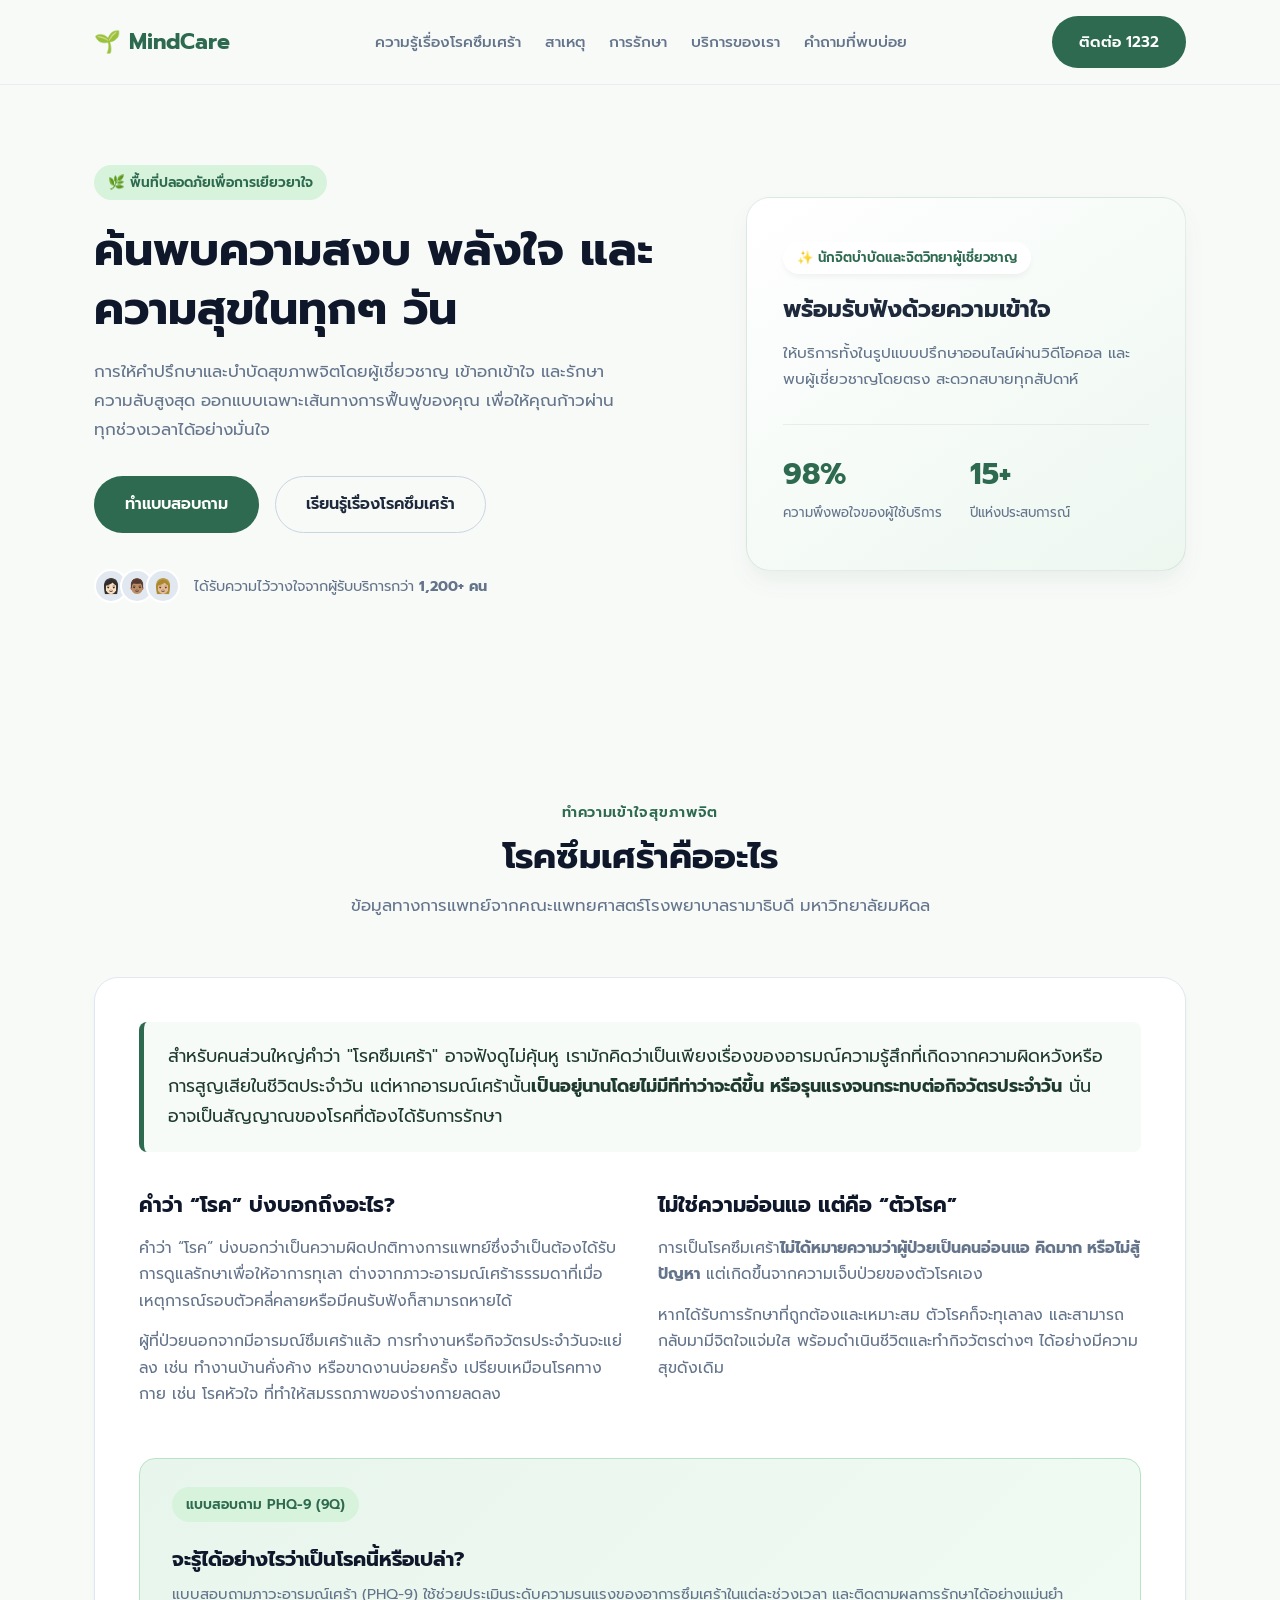
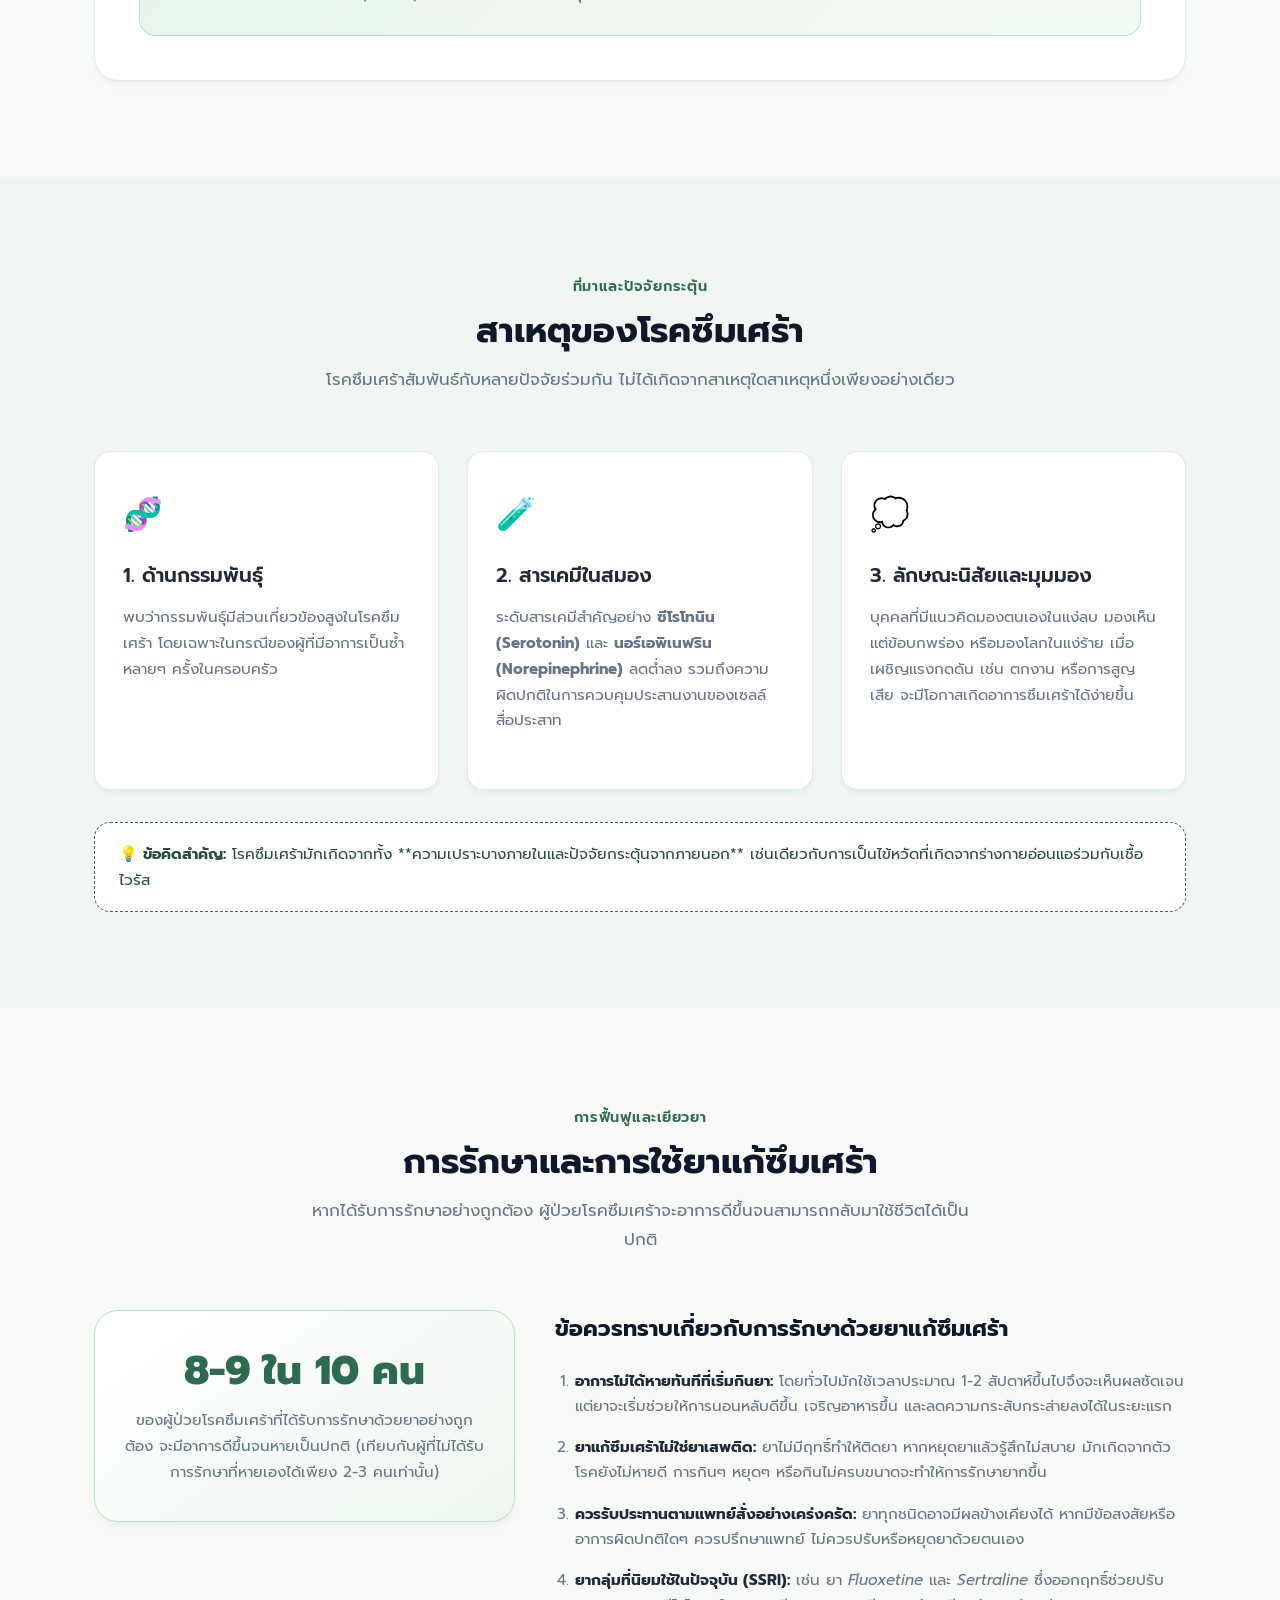
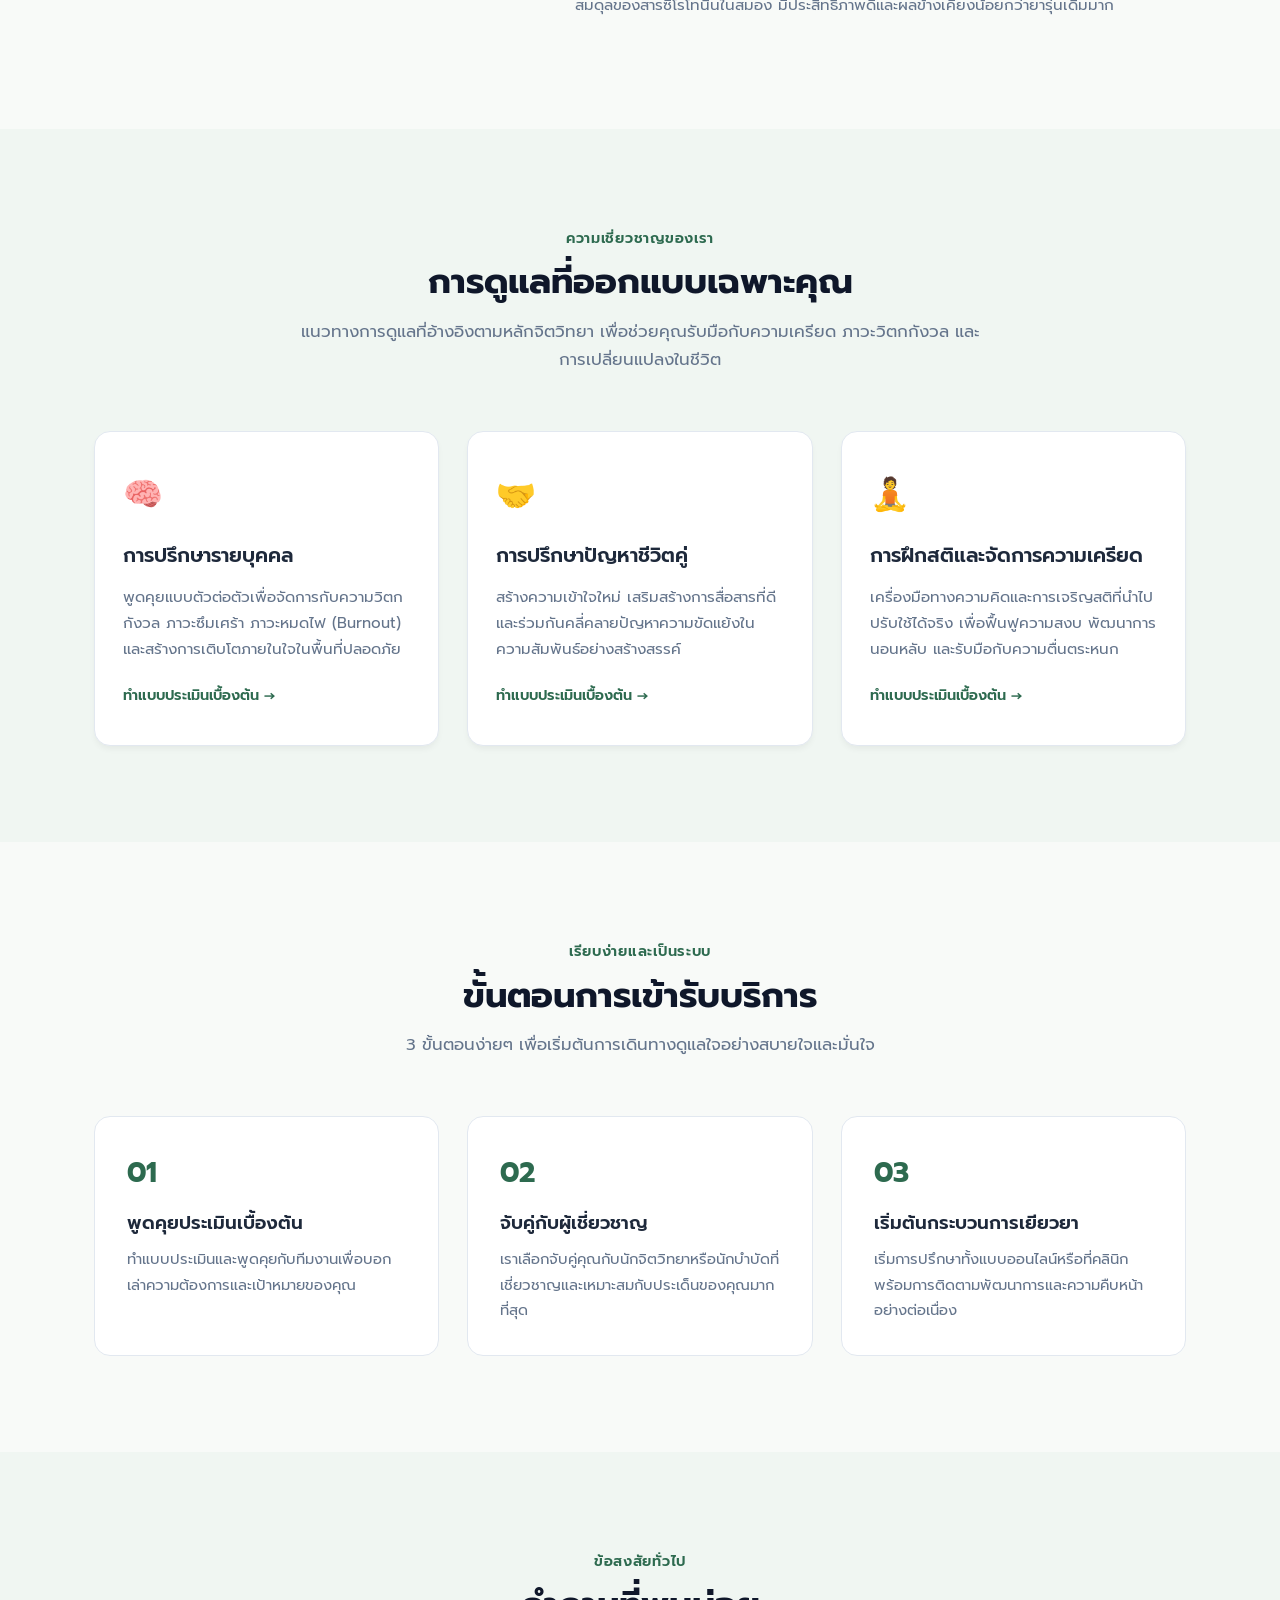
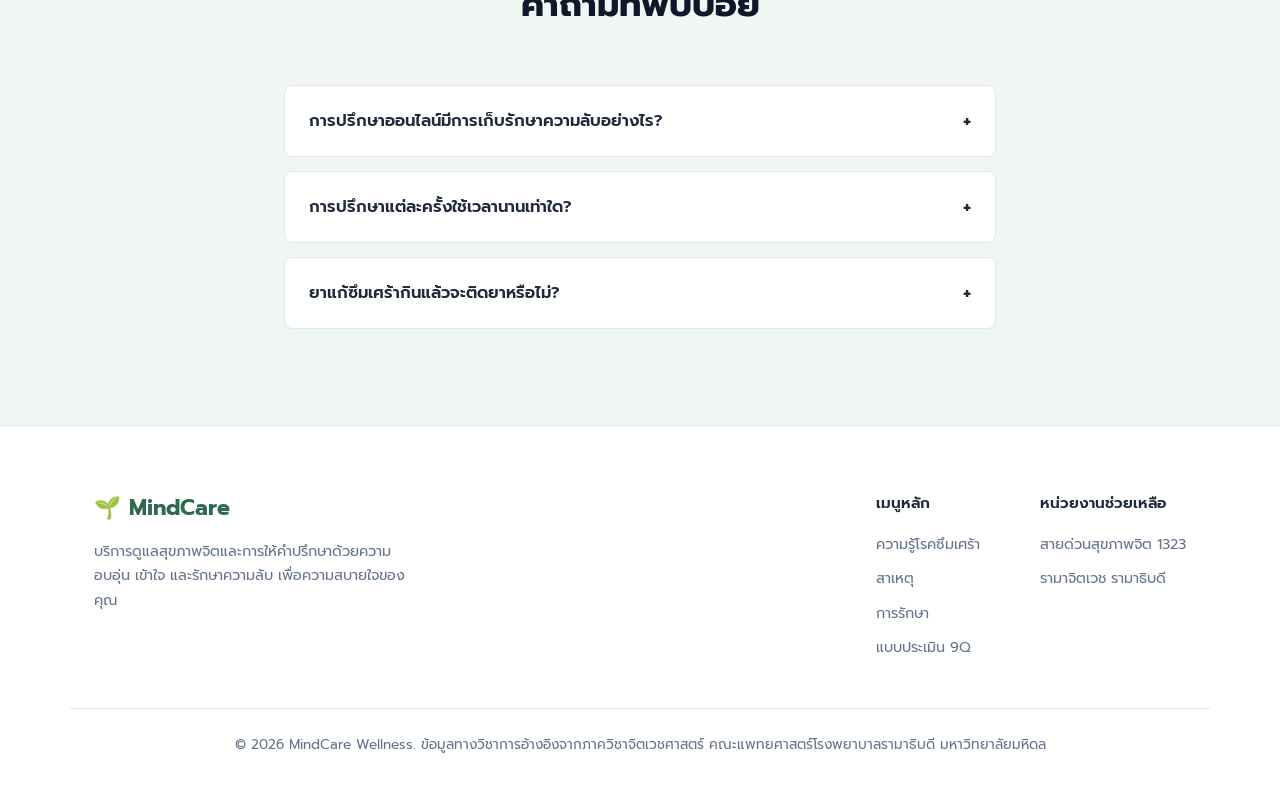
<file: index.html>
<!DOCTYPE html>
<html lang="th">
<head>
  <meta charset="UTF-8">
  <meta name="viewport" content="width=device-width, initial-scale=1.0">
  <title>MindCare — พื้นที่ดูแลสุขภาพจิตและการให้คำปรึกษา</title>
  <link rel="preconnect" href="https://fonts.googleapis.com">
  <link rel="preconnect" href="https://fonts.gstatic.com" crossorigin>
  <link href="https://fonts.googleapis.com/css2?family=Prompt:wght@300;400;500;600;700&display=swap" rel="stylesheet">
  <link rel="stylesheet" href="style.css">
</head>
<body>

  <!-- Navigation -->
  <header class="navbar">
    <div class="container nav-container">
      <a href="index.html" class="brand">
        <span class="brand-icon">🌱</span>
        <span class="brand-name">MindCare</span>
      </a>

      <nav class="nav-links">
        <a href="#knowledge">ความรู้เรื่องโรคซึมเศร้า</a>
        <a href="#causes">สาเหตุ</a>
        <a href="#treatment">การรักษา</a>
        <a href="#services">บริการของเรา</a>
        <a href="#faq">คำถามที่พบบ่อย</a>
      </nav>

      <div class="nav-actions">
        <!-- ปุ่มเริ่มต้นปรึกษา ลิงก์ไปยัง 1323alltime.camri.go.th -->
        <a href="https://1323alltime.camri.go.th/" target="_blank" rel="noopener noreferrer" class="btn btn-primary">ติดต่อ 1232</a>
        <button class="menu-toggle" id="menuToggle" aria-label="เปิดเมนู">
          <span></span>
          <span></span>
          <span></span>
        </button>
      </div>
    </div>
  </header>

  <!-- Hero Section -->
  <section class="hero" id="about">
    <div class="container hero-container">
      <div class="hero-content">
        <div class="badge">🌿 พื้นที่ปลอดภัยเพื่อการเยียวยาใจ</div>
        <h1 class="hero-title">ค้นพบความสงบ พลังใจ และความสุขในทุกๆ วัน</h1>
        <p class="hero-desc">
          การให้คำปรึกษาและบำบัดสุขภาพจิตโดยผู้เชี่ยวชาญ เข้าอกเข้าใจ และรักษาความลับสูงสุด ออกแบบเฉพาะเส้นทางการฟื้นฟูของคุณ เพื่อให้คุณก้าวผ่านทุกช่วงเวลาได้อย่างมั่นใจ
        </p>
        <div class="hero-cta">
          <!-- ปุ่มดูบริการทั้งหมด นำทางไปยังหน้าแบบประเมิน 9Q -->
          <a href="assessment.html" class="btn btn-primary btn-lg">ทำแบบสอบถาม</a>
          <a href="#knowledge" class="btn btn-outline btn-lg">เรียนรู้เรื่องโรคซึมเศร้า</a>
        </div>
        <div class="hero-trust">
          <div class="avatar-group">
            <span class="avatar">👩🏻</span>
            <span class="avatar">👨🏽</span>
            <span class="avatar">👩🏼</span>
          </div>
          <p>ได้รับความไว้วางใจจากผู้รับบริการกว่า <strong>1,200+ คน</strong></p>
        </div>
      </div>

      <div class="hero-card-wrapper">
        <div class="hero-visual-card">
          <div class="status-chip">✨ นักจิตบำบัดและจิตวิทยาผู้เชี่ยวชาญ</div>
          <h3>พร้อมรับฟังด้วยความเข้าใจ</h3>
          <p>ให้บริการทั้งในรูปแบบปรึกษาออนไลน์ผ่านวิดีโอคอล และพบผู้เชี่ยวชาญโดยตรง สะดวกสบายทุกสัปดาห์</p>
          <div class="metric-box">
            <div class="metric">
              <span class="num">98%</span>
              <span class="label">ความพึงพอใจของผู้ใช้บริการ</span>
            </div>
            <div class="metric">
              <span class="num">15+</span>
              <span class="label">ปีแห่งประสบการณ์</span>
            </div>
          </div>
        </div>
      </div>
    </div>
  </section>

  <!-- SECTION 1: โรคซึมเศร้าคืออะไร (Knowledge) -->
  <section class="section" id="knowledge">
    <div class="container">
      <div class="section-header">
        <span class="sub-title">ทำความเข้าใจสุขภาพจิต</span>
        <h2>โรคซึมเศร้าคืออะไร</h2>
        <p>ข้อมูลทางการแพทย์จากคณะแพทยศาสตร์โรงพยาบาลรามาธิบดี มหาวิทยาลัยมหิดล</p>
      </div>

      <div class="article-box">
        <div class="article-highlight">
          <p>สำหรับคนส่วนใหญ่คำว่า "โรคซึมเศร้า" อาจฟังดูไม่คุ้นหู เรามักคิดว่าเป็นเพียงเรื่องของอารมณ์ความรู้สึกที่เกิดจากความผิดหวังหรือการสูญเสียในชีวิตประจำวัน แต่หากอารมณ์เศร้านั้น<strong>เป็นอยู่นานโดยไม่มีทีท่าว่าจะดีขึ้น หรือรุนแรงจนกระทบต่อกิจวัตรประจำวัน</strong> นั่นอาจเป็นสัญญาณของโรคที่ต้องได้รับการรักษา</p>
        </div>

        <div class="article-columns">
          <div class="article-col">
            <h3>คำว่า “โรค” บ่งบอกถึงอะไร?</h3>
            <p>คำว่า “โรค” บ่งบอกว่าเป็นความผิดปกติทางการแพทย์ซึ่งจำเป็นต้องได้รับการดูแลรักษาเพื่อให้อาการทุเลา ต่างจากภาวะอารมณ์เศร้าธรรมดาที่เมื่อเหตุการณ์รอบตัวคลี่คลายหรือมีคนรับฟังก็สามารถหายได้</p>
            <p>ผู้ที่ป่วยนอกจากมีอารมณ์ซึมเศร้าแล้ว การทำงานหรือกิจวัตรประจำวันจะแย่ลง เช่น ทำงานบ้านคั่งค้าง หรือขาดงานบ่อยครั้ง เปรียบเหมือนโรคทางกาย เช่น โรคหัวใจ ที่ทำให้สมรรถภาพของร่างกายลดลง</p>
          </div>

          <div class="article-col">
            <h3>ไม่ใช่ความอ่อนแอ แต่คือ “ตัวโรค”</h3>
            <p>การเป็นโรคซึมเศร้า<strong>ไม่ได้หมายความว่าผู้ป่วยเป็นคนอ่อนแอ คิดมาก หรือไม่สู้ปัญหา</strong> แต่เกิดขึ้นจากความเจ็บป่วยของตัวโรคเอง</p>
            <p>หากได้รับการรักษาที่ถูกต้องและเหมาะสม ตัวโรคก็จะทุเลาลง และสามารถกลับมามีจิตใจแจ่มใส พร้อมดำเนินชีวิตและทำกิจวัตรต่างๆ ได้อย่างมีความสุขดังเดิม</p>
          </div>
        </div>

        <!-- กล่องกระตุ้นให้ตรวจเช็กตัวเองด้วย PHQ-9 / 9Q -->
        <div class="assessment-cta-card">
          <div class="cta-info">
            <span class="badge">แบบสอบถาม PHQ-9 (9Q)</span>
            <h4>จะรู้ได้อย่างไรว่าเป็นโรคนี้หรือเปล่า?</h4>
            <p>แบบสอบถามภาวะอารมณ์เศร้า (PHQ-9) ใช้ช่วยประเมินระดับความรุนแรงของอาการซึมเศร้าในแต่ละช่วงเวลา และติดตามผลการรักษาได้อย่างแม่นยำ</p>
          </div>

        </div>
      </div>
    </div>
  </section>

  <!-- SECTION 2: สาเหตุของโรคซึมเศร้า (Causes) -->
  <section class="section bg-light" id="causes">
    <div class="container">
      <div class="section-header">
        <span class="sub-title">ที่มาและปัจจัยกระตุ้น</span>
        <h2>สาเหตุของโรคซึมเศร้า</h2>
        <p>โรคซึมเศร้าสัมพันธ์กับหลายปัจจัยร่วมกัน ไม่ได้เกิดจากสาเหตุใดสาเหตุหนึ่งเพียงอย่างเดียว</p>
      </div>

      <div class="grid cards-grid">
        <div class="card">
          <div class="card-icon">🧬</div>
          <h3>1. ด้านกรรมพันธุ์</h3>
          <p>พบว่ากรรมพันธุ์มีส่วนเกี่ยวข้องสูงในโรคซึมเศร้า โดยเฉพาะในกรณีของผู้ที่มีอาการเป็นซ้ำหลายๆ ครั้งในครอบครัว</p>
        </div>

        <div class="card">
          <div class="card-icon">🧪</div>
          <h3>2. สารเคมีในสมอง</h3>
          <p>ระดับสารเคมีสำคัญอย่าง <strong>ซีโรโทนิน (Serotonin)</strong> และ <strong>นอร์เอพิเนฟริน (Norepinephrine)</strong> ลดต่ำลง รวมถึงความผิดปกติในการควบคุมประสานงานของเซลล์สื่อประสาท</p>
        </div>

        <div class="card">
          <div class="card-icon">💭</div>
          <h3>3. ลักษณะนิสัยและมุมมอง</h3>
          <p>บุคคลที่มีแนวคิดมองตนเองในแง่ลบ มองเห็นแต่ข้อบกพร่อง หรือมองโลกในแง่ร้าย เมื่อเผชิญแรงกดดัน เช่น ตกงาน หรือการสูญเสีย จะมีโอกาสเกิดอาการซึมเศร้าได้ง่ายขึ้น</p>
        </div>
      </div>

      <div class="note-box">
        <strong>💡 ข้อคิดสำคัญ:</strong> โรคซึมเศร้ามักเกิดจากทั้ง **ความเปราะบางภายในและปัจจัยกระตุ้นจากภายนอก** เช่นเดียวกับการเป็นไข้หวัดที่เกิดจากร่างกายอ่อนแอร่วมกับเชื้อไวรัส
      </div>
    </div>
  </section>

  <!-- SECTION 3: การรักษาและข้อควรรู้เรื่องยา (Treatment) -->
  <section class="section" id="treatment">
    <div class="container">
      <div class="section-header">
        <span class="sub-title">การฟื้นฟูและเยียวยา</span>
        <h2>การรักษาและการใช้ยาแก้ซึมเศร้า</h2>
        <p>หากได้รับการรักษาอย่างถูกต้อง ผู้ป่วยโรคซึมเศร้าจะอาการดีขึ้นจนสามารถกลับมาใช้ชีวิตได้เป็นปกติ</p>
      </div>

      <div class="treatment-overview">
        <div class="stat-highlight">
          <span class="stat-big">8-9 ใน 10 คน</span>
          <p>ของผู้ป่วยโรคซึมเศร้าที่ได้รับการรักษาด้วยยาอย่างถูกต้อง จะมีอาการดีขึ้นจนหายเป็นปกติ (เทียบกับผู้ที่ไม่ได้รับการรักษาที่หายเองได้เพียง 2-3 คนเท่านั้น)</p>
        </div>

        <div class="treatment-details">
          <h3>ข้อควรทราบเกี่ยวกับการรักษาด้วยยาแก้ซึมเศร้า</h3>
          <ol class="knowledge-list">
            <li>
              <strong>อาการไม่ได้หายทันทีที่เริ่มกินยา:</strong>
              โดยทั่วไปมักใช้เวลาประมาณ 1-2 สัปดาห์ขึ้นไปจึงจะเห็นผลชัดเจน แต่ยาจะเริ่มช่วยให้การนอนหลับดีขึ้น เจริญอาหารขึ้น และลดความกระสับกระส่ายลงได้ในระยะแรก
            </li>
            <li>
              <strong>ยาแก้ซึมเศร้าไม่ใช่ยาเสพติด:</strong>
              ยาไม่มีฤทธิ์ทำให้ติดยา หากหยุดยาแล้วรู้สึกไม่สบาย มักเกิดจากตัวโรคยังไม่หายดี การกินๆ หยุดๆ หรือกินไม่ครบขนาดจะทำให้การรักษายากขึ้น
            </li>
            <li>
              <strong>ควรรับประทานตามแพทย์สั่งอย่างเคร่งครัด:</strong>
              ยาทุกชนิดอาจมีผลข้างเคียงได้ หากมีข้อสงสัยหรืออาการผิดปกติใดๆ ควรปรึกษาแพทย์ ไม่ควรปรับหรือหยุดยาด้วยตนเอง
            </li>
            <li>
              <strong>ยากลุ่มที่นิยมใช้ในปัจจุบัน (SSRI):</strong>
              เช่น ยา <em>Fluoxetine</em> และ <em>Sertraline</em> ซึ่งออกฤทธิ์ช่วยปรับสมดุลของสารซีโรโทนินในสมอง มีประสิทธิภาพดีและผลข้างเคียงน้อยกว่ายารุ่นเดิมมาก
            </li>
          </ol>
        </div>
      </div>
    </div>
  </section>

  <!-- Services Section -->
  <section class="section bg-light" id="services">
    <div class="container">
      <div class="section-header">
        <span class="sub-title">ความเชี่ยวชาญของเรา</span>
        <h2>การดูแลที่ออกแบบเฉพาะคุณ</h2>
        <p>แนวทางการดูแลที่อ้างอิงตามหลักจิตวิทยา เพื่อช่วยคุณรับมือกับความเครียด ภาวะวิตกกังวล และการเปลี่ยนแปลงในชีวิต</p>
      </div>

      <div class="grid cards-grid">
        <div class="card service-card">
          <div class="card-icon">🧠</div>
          <h3>การปรึกษารายบุคคล</h3>
          <p>พูดคุยแบบตัวต่อตัวเพื่อจัดการกับความวิตกกังวล ภาวะซึมเศร้า ภาวะหมดไฟ (Burnout) และสร้างการเติบโตภายในใจในพื้นที่ปลอดภัย</p>
          <a href="assessment.html" class="card-link">ทำแบบประเมินเบื้องต้น →</a>
        </div>

        <div class="card service-card">
          <div class="card-icon">🤝</div>
          <h3>การปรึกษาปัญหาชีวิตคู่</h3>
          <p>สร้างความเข้าใจใหม่ เสริมสร้างการสื่อสารที่ดี และร่วมกันคลี่คลายปัญหาความขัดแย้งในความสัมพันธ์อย่างสร้างสรรค์</p>
          <a href="assessment.html" class="card-link">ทำแบบประเมินเบื้องต้น →</a>
        </div>

        <div class="card service-card">
          <div class="card-icon">🧘</div>
          <h3>การฝึกสติและจัดการความเครียด</h3>
          <p>เครื่องมือทางความคิดและการเจริญสติที่นำไปปรับใช้ได้จริง เพื่อฟื้นฟูความสงบ พัฒนาการนอนหลับ และรับมือกับความตื่นตระหนก</p>
          <a href="assessment.html" class="card-link">ทำแบบประเมินเบื้องต้น →</a>
        </div>
      </div>
    </div>
  </section>

  <!-- Process Section -->
  <section class="section" id="process">
    <div class="container">
      <div class="section-header">
        <span class="sub-title">เรียบง่ายและเป็นระบบ</span>
        <h2>ขั้นตอนการเข้ารับบริการ</h2>
        <p>3 ขั้นตอนง่ายๆ เพื่อเริ่มต้นการเดินทางดูแลใจอย่างสบายใจและมั่นใจ</p>
      </div>

      <div class="grid steps-grid">
        <div class="step-card">
          <div class="step-num">01</div>
          <h4>พูดคุยประเมินเบื้องต้น</h4>
          <p>ทำแบบประเมินและพูดคุยกับทีมงานเพื่อบอกเล่าความต้องการและเป้าหมายของคุณ</p>
        </div>

        <div class="step-card">
          <div class="step-num">02</div>
          <h4>จับคู่กับผู้เชี่ยวชาญ</h4>
          <p>เราเลือกจับคู่คุณกับนักจิตวิทยาหรือนักบำบัดที่เชี่ยวชาญและเหมาะสมกับประเด็นของคุณมากที่สุด</p>
        </div>

        <div class="step-card">
          <div class="step-num">03</div>
          <h4>เริ่มต้นกระบวนการเยียวยา</h4>
          <p>เริ่มการปรึกษาทั้งแบบออนไลน์หรือที่คลินิก พร้อมการติดตามพัฒนาการและความคืบหน้าอย่างต่อเนื่อง</p>
        </div>
      </div>
    </div>
  </section>

  <!-- FAQ Section -->
  <section class="section bg-light" id="faq">
    <div class="container container-sm">
      <div class="section-header">
        <span class="sub-title">ข้อสงสัยทั่วไป</span>
        <h2>คำถามที่พบบ่อย</h2>
      </div>

      <div class="accordion">
        <div class="accordion-item">
          <button class="accordion-header">
            <span>การปรึกษาออนไลน์มีการเก็บรักษาความลับอย่างไร?</span>
            <span class="icon">+</span>
          </button>
          <div class="accordion-body">
            <p>ทุกการปรึกษาเป็นความลับสูงสุดตามมาตรฐานจรรยาบรรณวิชาชีพ เราใช้แพลตฟอร์มที่เข้ารหัสความปลอดภัยระดับมาตรฐานสากล (End-to-End Encryption) เพื่อปกป้องข้อมูลส่วนตัวของคุณอย่างสมบูรณ์</p>
          </div>
        </div>

        <div class="accordion-item">
          <button class="accordion-header">
            <span>การปรึกษาแต่ละครั้งใช้เวลานานเท่าใด?</span>
            <span class="icon">+</span>
          </button>
          <div class="accordion-body">
            <p>สำหรับการให้คำปรึกษารายบุคคลมาตรฐานจะอยู่ที่ 50 นาทีต่อครั้ง ส่วนการปรึกษาปัญหาคู่รักหรือการประเมินรอบแรกอาจใช้เวลาประมาณ 75–80 นาที</p>
          </div>
        </div>

        <div class="accordion-item">
          <button class="accordion-header">
            <span>ยาแก้ซึมเศร้ากินแล้วจะติดยาหรือไม่?</span>
            <span class="icon">+</span>
          </button>
          <div class="accordion-body">
            <p>ยาแก้ซึมเศร้าไม่มีฤทธิ์เสพติดและไม่เกิดการติดยา อาการไม่สบายเมื่อหยุดยาเองมักเกิดจากการที่ตัวโรคยังไม่หายขาด ดังนั้นจึงควรรับประทานตามขนาดและระยะเวลาที่แพทย์แนะนำ</p>
          </div>
        </div>
      </div>
    </div>
  </section>

  <!-- Footer -->
  <footer class="footer">
    <div class="container footer-container">
      <div class="footer-brand">
        <a href="index.html" class="brand">
          <span class="brand-icon">🌱</span>
          <span class="brand-name">MindCare</span>
        </a>
        <p>บริการดูแลสุขภาพจิตและการให้คำปรึกษาด้วยความอบอุ่น เข้าใจ และรักษาความลับ เพื่อความสบายใจของคุณ</p>
      </div>
      <div class="footer-links">
        <div class="link-col">
          <strong>เมนูหลัก</strong>
          <a href="#knowledge">ความรู้โรคซึมเศร้า</a>
          <a href="#causes">สาเหตุ</a>
          <a href="#treatment">การรักษา</a>
          <a href="assessment.html">แบบประเมิน 9Q</a>
        </div>
        <div class="link-col">
          <strong>หน่วยงานช่วยเหลือ</strong>
          <a href="https://1323alltime.camri.go.th/" target="_blank" rel="noopener noreferrer">สายด่วนสุขภาพจิต 1323</a>
          <a href="https://www.rama.mahidol.ac.th/ramamental/" target="_blank" rel="noopener noreferrer">รามาจิตเวช รามาธิบดี</a>
        </div>
      </div>
    </div>
    <div class="footer-bottom container">
      <p>© 2026 MindCare Wellness. ข้อมูลทางวิชาการอ้างอิงจากภาควิชาจิตเวชศาสตร์ คณะแพทยศาสตร์โรงพยาบาลรามาธิบดี มหาวิทยาลัยมหิดล</p>
    </div>
  </footer>

  <script src="script.js"></script>
</body>
</html>
</file>
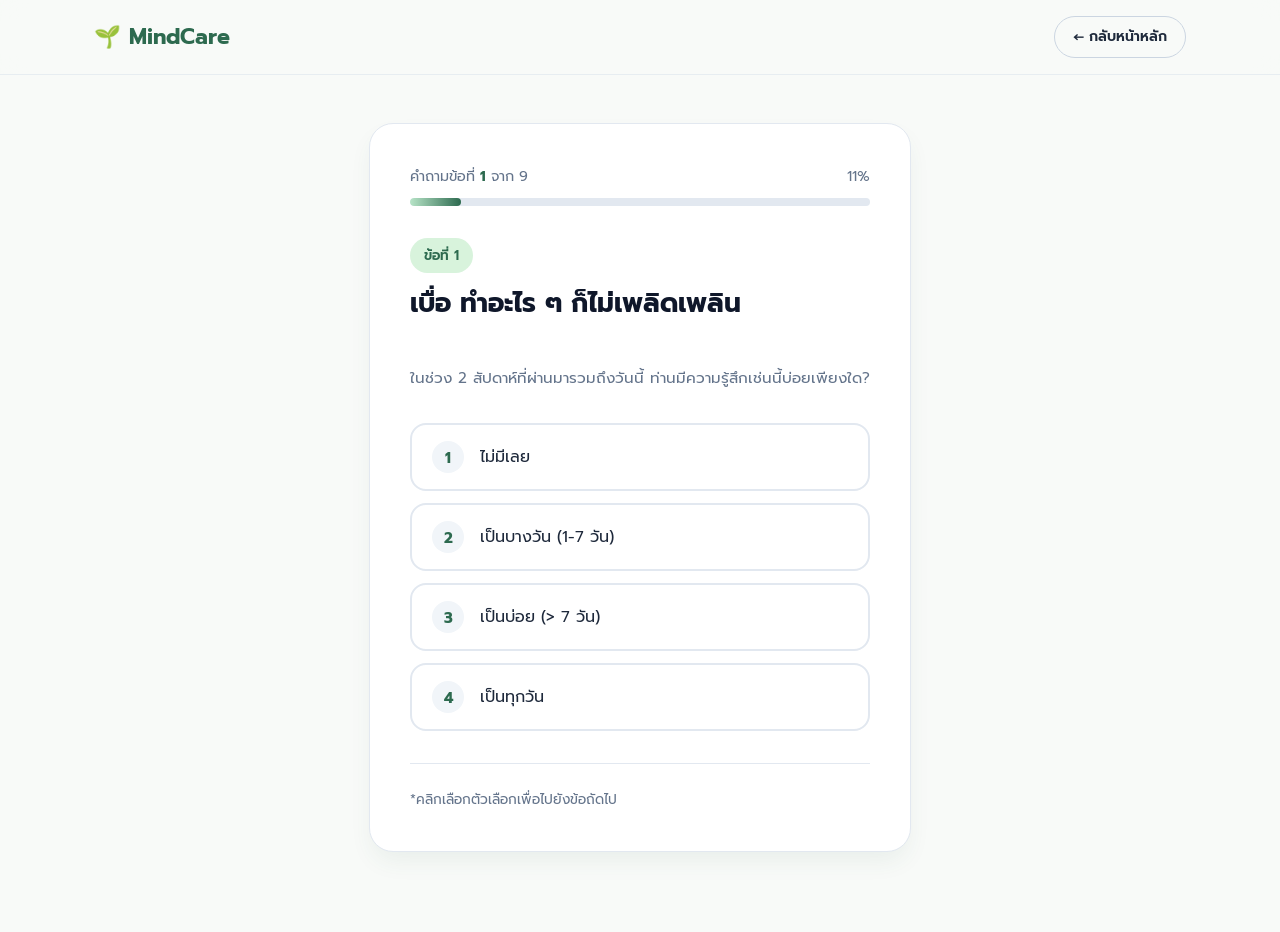
<file: assessment.html>
<!DOCTYPE html>
<html lang="th">
<head>
  <meta charset="UTF-8">
  <meta name="viewport" content="width=device-width, initial-scale=1.0">
  <title>MindCare — แบบประเมินสุขภาพใจ (9Q)</title>
  <link rel="preconnect" href="https://fonts.googleapis.com">
  <link rel="preconnect" href="https://fonts.gstatic.com" crossorigin>
  <link href="https://fonts.googleapis.com/css2?family=Prompt:wght@300;400;500;600;700&display=swap" rel="stylesheet">
  <link rel="stylesheet" href="style.css">
</head>
<body class="assessment-body">

  <!-- Navbar -->
  <header class="navbar">
    <div class="container nav-container">
      <a href="index.html" class="brand">
        <span class="brand-icon">🌱</span>
        <span class="brand-name">MindCare</span>
      </a>
      <a href="index.html" class="btn btn-outline btn-sm">← กลับหน้าหลัก</a>
    </div>
  </header>

  <main class="assessment-wrapper">
    <div class="container container-sm">
      
      <!-- Quiz Card (ทำคำถามทีละข้อ) -->
      <div class="assessment-card" id="quizCard">
        
        <!-- Progress Bar -->
        <div class="quiz-header">
          <div class="step-indicator">
            <span>คำถามข้อที่ <strong id="currentStepNum">1</strong> จาก 9</span>
            <span id="percentText">11%</span>
          </div>
          <div class="progress-track">
            <div class="progress-fill" id="progressFill" style="width: 11%;"></div>
          </div>
        </div>

        <!-- Question Box -->
        <div class="question-box">
          <span class="badge" id="badgeStep">ข้อที่ 1</span>
          <h2 id="questionTitle" class="question-text">เบื่อ ทำอะไร ๆ ก็ไม่เพลิดเพลิน</h2>
          <p class="question-subtitle">ในช่วง 2 สัปดาห์ที่ผ่านมารวมถึงวันนี้ ท่านมีความรู้สึกเช่นนี้บ่อยเพียงใด?</p>
        </div>

        <!-- Rating Options (0-3 คะแนน ตามแบบประเมิน 9Q ทางการแพทย์) -->
        <div class="options-group" id="optionsContainer">
          <button class="option-btn" data-value="0">
            <span class="opt-score">1</span>
            <span class="opt-desc">ไม่มีเลย</span>
          </button>
          <button class="option-btn" data-value="1">
            <span class="opt-score">2</span>
            <span class="opt-desc">เป็นบางวัน (1-7 วัน)</span>
          </button>
          <button class="option-btn" data-value="2">
            <span class="opt-score">3</span>
            <span class="opt-desc">เป็นบ่อย (> 7 วัน)</span>
          </button>
          <button class="option-btn" data-value="3">
            <span class="opt-score">4</span>
            <span class="opt-desc">เป็นทุกวัน</span>
          </button>
        </div>

        <div class="quiz-actions">
          <button class="btn btn-outline" id="prevBtn" style="display: none;">← ย้อนกลับ</button>
          <span class="hint-text">*คลิกเลือกตัวเลือกเพื่อไปยังข้อถัดไป</span>
        </div>

      </div>

      <!-- Result Screen (แสดงผลคะแนนและระดับความเสี่ยง) -->
      <div class="assessment-card result-card" id="resultCard" style="display: none;">
        <div class="result-header">
          <div class="result-icon-badge" id="resultIcon">🌱</div>
          <h2>ผลการประเมินสุขภาพใจของคุณ</h2>
          <p class="text-muted">แบบประเมินคัดกรองภาวะซึมเศร้า (9Q)</p>
        </div>

        <div class="score-display-box">
          <span class="score-title">คะแนนรวมของคุณ</span>
          <span class="score-number" id="totalScore">0</span>
          <span class="score-total">/ 27 คะแนน</span>
        </div>

        <div class="result-status-box" id="resultStatusBox">
          <h3 id="resultTitle">ระดับความเสี่ยง</h3>
          <p id="resultDesc">คำอธิบายรายละเอียดระดับความเสี่ยง</p>
        </div>

        <div class="result-advice" id="resultAdvice"></div>

        <div class="crisis-notice" id="q9Alert" style="display: none;">
          ⚠️ <strong>ข้อความสำคัญ:</strong> เนื่องจากท่านมีสัญญาณความคิดทำร้ายตนเอง กรุณาติดต่อสายด่วนสุขภาพจิต <strong>1323</strong> (โทรฟรี 24 ชม.) หรือปรึกษาผู้เชี่ยวชาญ/คนใกล้ชิดทันที
        </div>

        <div class="result-actions">
          <a href="index.html" class="btn btn-primary btn-lg">กลับสู่หน้าแรก</a>
          <button class="btn btn-outline btn-lg" id="retryBtn">ทำแบบประเมินอีกครั้ง</button>
        </div>
      </div>

    </div>
  </main>

  <script>
    const questions = [
      { id: 1, text: "เบื่อ ทำอะไร ๆ ก็ไม่เพลิดเพลิน" },
      { id: 2, text: "ไม่สบายใจ ซึมเศร้า หรือท้อแท้" },
      { id: 3, text: "เหนื่อยง่าย หรือไม่ค่อยมีแรง" },
      { id: 4, text: "เบื่ออาหาร หรือกินมากเกินไป" },
      { id: 5, text: "รู้สึกไม่ดีกับตัวเอง คิดว่าตัวเองล้มเหลว หรือเป็นคนทำให้ตัวเองหรือครอบครัวผิดหวัง" },
      { id: 6, text: "สมาธิไม่ดีเวลาทำอะไร เช่น ดูโทรทัศน์ ฟังวิทยุ หรือทำงานที่ต้องใช้ความตั้งใจ" },
      { id: 7, text: "หลับยาก หรือหลับ ๆ ตื่น ๆ หรือหลับมากไป" },
      { id: 8, text: "พูดหรือทำอะไรช้าจนคนอื่นมองเห็น หรือกระสับกระส่ายจนท่านอยู่ไม่นิ่งเหมือนเคย" },
      { id: 9, text: "คิดทำร้ายตนเอง หรือคิดว่าถ้าตาย ๆ ไปเสียคงจะดี" }
    ];

    let currentStep = 0;
    const answers = new Array(questions.length).fill(null);

    const quizCard = document.getElementById('quizCard');
    const resultCard = document.getElementById('resultCard');
    const currentStepNum = document.getElementById('currentStepNum');
    const percentText = document.getElementById('percentText');
    const progressFill = document.getElementById('progressFill');
    const badgeStep = document.getElementById('badgeStep');
    const questionTitle = document.getElementById('questionTitle');
    const prevBtn = document.getElementById('prevBtn');
    const optionBtns = document.querySelectorAll('.option-btn');
    const retryBtn = document.getElementById('retryBtn');

    function renderQuestion() {
      const q = questions[currentStep];
      currentStepNum.textContent = currentStep + 1;
      badgeStep.textContent = `ข้อที่ ${currentStep + 1}`;
      questionTitle.textContent = q.text;

      const progress = Math.round(((currentStep + 1) / questions.length) * 100);
      progressFill.style.width = `${progress}%`;
      percentText.textContent = `${progress}%`;

      prevBtn.style.display = currentStep > 0 ? 'inline-flex' : 'none';

      optionBtns.forEach(btn => {
        const val = parseInt(btn.getAttribute('data-value'));
        if (answers[currentStep] === val) {
          btn.classList.add('selected');
        } else {
          btn.classList.remove('selected');
        }
      });
    }

    optionBtns.forEach(btn => {
      btn.addEventListener('click', () => {
        const val = parseInt(btn.getAttribute('data-value'));
        answers[currentStep] = val;

        setTimeout(() => {
          if (currentStep < questions.length - 1) {
            currentStep++;
            renderQuestion();
          } else {
            showResult();
          }
        }, 160);
      });
    });

    prevBtn.addEventListener('click', () => {
      if (currentStep > 0) {
        currentStep--;
        renderQuestion();
      }
    });

    function showResult() {
      quizCard.style.display = 'none';
      resultCard.style.display = 'block';

      const total = answers.reduce((sum, val) => sum + (val || 0), 0);
      document.getElementById('totalScore').textContent = total;

      const resultTitle = document.getElementById('resultTitle');
      const resultDesc = document.getElementById('resultDesc');
      const resultAdvice = document.getElementById('resultAdvice');
      const resultIcon = document.getElementById('resultIcon');
      const statusBox = document.getElementById('resultStatusBox');
      const q9Alert = document.getElementById('q9Alert');

      // เกณฑ์คำนวณคะแนนตามแบบประเมิน 9Q มาตรฐาน
      if (total < 7) {
        resultIcon.textContent = "😊";
        statusBox.className = "result-status-box status-safe";
        resultTitle.textContent = "ไม่มีภาวะซึมเศร้า หรือมีความเสี่ยงน้อยมาก";
        resultDesc.textContent = "ท่านมีภาวะอารมณ์และจิตใจในเกณฑ์ปกติ สามารถจัดการกับความเครียดและชีวิตประจำวันได้ดี";
        resultAdvice.innerHTML = `
          <h4>คำแนะนำเบื้องต้น:</h4>
          <ul>
            <li>รักษาวิถีชีวิตที่สมดุล พักผ่อนให้เพียงพอ และรับประทานอาหารที่มีประโยชน์</li>
            <li>ออกกำลังกายสม่ำเสมอและทำกิจกรรมที่ชื่นชอบเพื่อผ่อนคลายจิตใจ</li>
            <li>สามารถกลับมาทำแบบประเมินซ้ำได้เมื่อรู้สึกมีความเครียดสะสม</li>
          </ul>
        `;
      } else if (total <= 12) {
        resultIcon.textContent = "🌱";
        statusBox.className = "result-status-box status-mild";
        resultTitle.textContent = "มีภาวะซึมเศร้า ระดับน้อย (Mild)";
        resultDesc.textContent = "ท่านเริ่มมีสัญญาณของความเหนื่อยล้าทางอารมณ์ หรือความเครียดที่ส่งผลกระทบต่อจิตใจบ้าง";
        resultAdvice.innerHTML = `
          <h4>คำแนะนำเบื้องต้น:</h4>
          <ul>
            <li>พูดคุยระบายความรู้สึกกับเพื่อนสนิทหรือคนในครอบครัวที่ไว้วางใจ</li>
            <li>ฝึกเทคนิคการผ่อนคลาย เช่น กำหนดลมหายใจ หรือฟังเพลงสบายๆ</li>
            <li>สังเกตอารมณ์ของตนเอง หากอาการไม่ดีขึ้นใน 1-2 สัปดาห์ แนะนำให้ปรึกษาผู้เชี่ยวชาญ</li>
          </ul>
        `;
      } else if (total <= 18) {
        resultIcon.textContent = "🌤️";
        statusBox.className = "result-status-box status-moderate";
        resultTitle.textContent = "มีภาวะซึมเศร้า ระดับปานกลาง (Moderate)";
        resultDesc.textContent = "อารมณ์และสภาวะจิตใจเริ่มส่งผลกระทบต่อการทำงาน การเรียน หรือการใช้ชีวิตประจำวัน";
        resultAdvice.innerHTML = `
          <h4>คำแนะนำเบื้องต้น:</h4>
          <ul>
            <li>แนะนำให้เข้าพบหรือปรึกษานักจิตวิทยาหรือนักจิตบำบัดเพื่อรับคำแนะนำอย่างเป็นระบบ</li>
            <li>จัดลำดับความสำคัญของงาน ลดภาระความกดดันลงชั่วคราว</li>
            <li>ทีมงาน MindCare พร้อมเป็นพื้นที่รับฟังและร่วมหาทางออกให้กับท่าน</li>
          </ul>
        `;
      } else {
        resultIcon.textContent = "💙";
        statusBox.className = "result-status-box status-severe";
        resultTitle.textContent = "มีภาวะซึมเศร้า ระดับรุนแรง (Severe)";
        resultDesc.textContent = "สภาวะทางอารมณ์ต้องการการดูแลและประเมินอย่างใกล้ชิดจากแพทย์ผู้เชี่ยวชาญ";
        resultAdvice.innerHTML = `
          <h4>คำแนะนำเร่งด่วน:</h4>
          <ul>
            <li>แนะนำให้เข้าพบจิตแพทย์ที่สถานพยาบาลหรือโรงพยาบาลใกล้บ้านโดยเร็ว</li>
            <li>ไม่ควรอยู่คนเดียวในช่วงเวลาที่รู้สึกท่วมท้น ให้บอกคนใกล้ชิดเพื่อรับการดูแล</li>
            <li>สายด่วนสุขภาพจิต กรมสุขภาพจิต: <strong>1323</strong> (โทรฟรีตลอด 24 ชั่วโมง)</li>
          </ul>
        `;
      }

      // เช็คคำถามข้อ 9 เรื่องความคิดทำร้ายตนเอง
      if (answers[8] > 0) {
        q9Alert.style.display = 'block';
      } else {
        q9Alert.style.display = 'none';
      }
    }

    retryBtn.addEventListener('click', () => {
      answers.fill(null);
      currentStep = 0;
      resultCard.style.display = 'none';
      quizCard.style.display = 'block';
      renderQuestion();
    });

    renderQuestion();
  </script>
</body>
</html>
</file>
<file: style.css>
:root {
  --primary: #2d6a4f;
  --primary-hover: #1b4332;
  --secondary: #d8f3dc;
  --accent: #b7e4c7;
  --bg-page: #f8faf8;
  --bg-surface: #ffffff;
  --text-main: #1e293b;
  --text-muted: #64748b;
  --border-light: #e2e8f0;
  --radius-sm: 8px;
  --radius-md: 16px;
  --radius-lg: 24px;
  --shadow-sm: 0 4px 6px -1px rgba(0, 0, 0, 0.05);
  --shadow-md: 0 12px 24px -4px rgba(45, 106, 79, 0.08);
  --transition: all 0.25s cubic-bezier(0.16, 1, 0.3, 1);
}

* {
  margin: 0;
  padding: 0;
  box-sizing: border-box;
}

body {
  font-family: 'Prompt', -apple-system, BlinkMacSystemFont, sans-serif;
  color: var(--text-main);
  background-color: var(--bg-page);
  line-height: 1.7;
  -webkit-font-smoothing: antialiased;
}

/* Utilities */
.container {
  max-width: 1140px;
  margin: 0 auto;
  padding: 0 24px;
}

.container-sm {
  max-width: 760px;
}

.section {
  padding: 96px 0;
}

.bg-light {
  background-color: #f0f6f2;
}

.section-header {
  text-align: center;
  max-width: 680px;
  margin: 0 auto 56px auto;
}

.section-header .sub-title {
  color: var(--primary);
  font-weight: 600;
  font-size: 0.9rem;
  letter-spacing: 0.05em;
  display: inline-block;
  margin-bottom: 8px;
}

.section-header h2 {
  font-size: 2.2rem;
  font-weight: 700;
  color: #0f172a;
  margin-bottom: 12px;
  line-height: 1.35;
}

.section-header p {
  color: var(--text-muted);
  font-size: 1.05rem;
}

/* Buttons */
.btn {
  display: inline-flex;
  align-items: center;
  justify-content: center;
  padding: 12px 26px;
  border-radius: 999px;
  font-weight: 600;
  text-decoration: none;
  font-size: 0.95rem;
  border: 1px solid transparent;
  cursor: pointer;
  transition: var(--transition);
}

.btn-primary {
  background-color: var(--primary);
  color: #ffffff;
}

.btn-primary:hover {
  background-color: var(--primary-hover);
  transform: translateY(-2px);
  box-shadow: 0 6px 16px rgba(45, 106, 79, 0.2);
}

.btn-outline {
  border-color: #cbd5e1;
  color: var(--text-main);
  background-color: transparent;
}

.btn-outline:hover {
  background-color: #ffffff;
  border-color: var(--primary);
}

.btn-lg {
  padding: 14px 30px;
  font-size: 1rem;
}

.btn-sm {
  padding: 8px 18px;
  font-size: 0.875rem;
}

/* Navbar */
.navbar {
  position: sticky;
  top: 0;
  z-index: 100;
  background-color: rgba(248, 250, 248, 0.88);
  backdrop-filter: blur(12px);
  border-bottom: 1px solid rgba(226, 232, 240, 0.7);
  padding: 16px 0;
}

.nav-container {
  display: flex;
  align-items: center;
  justify-content: space-between;
}

.brand {
  display: flex;
  align-items: center;
  gap: 8px;
  text-decoration: none;
  font-weight: 700;
  font-size: 1.35rem;
  color: var(--primary);
}

.nav-links {
  display: flex;
  gap: 24px;
}

.nav-links a {
  text-decoration: none;
  color: var(--text-muted);
  font-weight: 500;
  font-size: 0.95rem;
  transition: var(--transition);
}

.nav-links a:hover {
  color: var(--primary);
}

.menu-toggle {
  display: none;
  flex-direction: column;
  gap: 5px;
  background: none;
  border: none;
  cursor: pointer;
}

.menu-toggle span {
  width: 22px;
  height: 2px;
  background: var(--text-main);
  border-radius: 2px;
}

/* Hero */
.hero {
  padding: 80px 0 100px 0;
}

.hero-container {
  display: grid;
  grid-template-columns: 1.15fr 0.85fr;
  align-items: center;
  gap: 56px;
}

.badge {
  display: inline-block;
  padding: 6px 14px;
  background-color: var(--secondary);
  color: var(--primary);
  border-radius: 999px;
  font-size: 0.85rem;
  font-weight: 600;
  margin-bottom: 20px;
}

.hero-title {
  font-size: 2.85rem;
  line-height: 1.3;
  font-weight: 700;
  color: #0f172a;
  margin-bottom: 20px;
}

.hero-desc {
  font-size: 1.05rem;
  color: var(--text-muted);
  margin-bottom: 32px;
  max-width: 520px;
}

.hero-cta {
  display: flex;
  gap: 16px;
  margin-bottom: 36px;
}

.hero-trust {
  display: flex;
  align-items: center;
  gap: 14px;
  font-size: 0.9rem;
  color: var(--text-muted);
}

.avatar-group {
  display: flex;
}

.avatar {
  display: inline-flex;
  align-items: center;
  justify-content: center;
  width: 34px;
  height: 34px;
  border-radius: 50%;
  background-color: #e2e8f0;
  margin-left: -8px;
  border: 2px solid #ffffff;
}

.avatar:first-child {
  margin-left: 0;
}

.hero-visual-card {
  background: linear-gradient(145deg, #ffffff, #edf7f0);
  border-radius: var(--radius-lg);
  padding: 44px 36px;
  box-shadow: var(--shadow-md);
  border: 1px solid rgba(45, 106, 79, 0.12);
  position: relative;
}

.status-chip {
  display: inline-block;
  background: #ffffff;
  padding: 5px 14px;
  border-radius: 999px;
  font-size: 0.825rem;
  font-weight: 600;
  color: var(--primary);
  margin-bottom: 16px;
  box-shadow: var(--shadow-sm);
}

.hero-visual-card h3 {
  font-size: 1.45rem;
  margin-bottom: 10px;
  font-weight: 700;
}

.hero-visual-card p {
  color: var(--text-muted);
  font-size: 0.95rem;
}

.metric-box {
  display: flex;
  gap: 28px;
  margin-top: 32px;
  padding-top: 24px;
  border-top: 1px solid rgba(0, 0, 0, 0.06);
}

.metric .num {
  display: block;
  font-size: 1.85rem;
  font-weight: 700;
  color: var(--primary);
}

.metric .label {
  font-size: 0.825rem;
  color: var(--text-muted);
}

/* =====================================
   Knowledge & Article Sections
===================================== */
.article-box {
  background: #ffffff;
  border-radius: var(--radius-lg);
  padding: 44px;
  border: 1px solid var(--border-light);
  box-shadow: var(--shadow-sm);
}

.article-highlight {
  background-color: #f7fbf8;
  border-left: 5px solid var(--primary);
  padding: 20px 24px;
  border-radius: var(--radius-sm);
  margin-bottom: 36px;
  font-size: 1.1rem;
  color: #1e3a2f;
}

.article-columns {
  display: grid;
  grid-template-columns: 1fr 1fr;
  gap: 36px;
  margin-bottom: 36px;
}

.article-col h3 {
  font-size: 1.3rem;
  color: #0f172a;
  margin-bottom: 12px;
}

.article-col p {
  color: var(--text-muted);
  margin-bottom: 14px;
  font-size: 0.975rem;
}

.assessment-cta-card {
  background: linear-gradient(135deg, #e8f5ec, #f0fbf3);
  border: 1px solid var(--accent);
  padding: 28px 32px;
  border-radius: var(--radius-md);
  display: flex;
  align-items: center;
  justify-content: space-between;
  gap: 24px;
}

.assessment-cta-card h4 {
  font-size: 1.25rem;
  color: #0f172a;
  margin-bottom: 6px;
}

.assessment-cta-card p {
  color: var(--text-muted);
  font-size: 0.925rem;
}

.note-box {
  margin-top: 32px;
  padding: 18px 24px;
  background-color: #ffffff;
  border: 1px dashed var(--primary);
  border-radius: var(--radius-md);
  color: #264e3b;
  font-size: 0.95rem;
}

.treatment-overview {
  display: grid;
  grid-template-columns: 0.8fr 1.2fr;
  gap: 40px;
  align-items: start;
}

.stat-highlight {
  background: linear-gradient(145deg, #ffffff, #edf7f0);
  border: 1px solid var(--accent);
  padding: 36px 28px;
  border-radius: var(--radius-lg);
  text-align: center;
  box-shadow: var(--shadow-sm);
}

.stat-big {
  display: block;
  font-size: 2.5rem;
  font-weight: 800;
  color: var(--primary);
  line-height: 1.2;
  margin-bottom: 12px;
}

.stat-highlight p {
  color: var(--text-muted);
  font-size: 0.95rem;
}

.treatment-details h3 {
  font-size: 1.4rem;
  margin-bottom: 20px;
  color: #0f172a;
}

.knowledge-list {
  padding-left: 20px;
  color: var(--text-muted);
}

.knowledge-list li {
  margin-bottom: 16px;
  font-size: 0.95rem;
  line-height: 1.65;
}

.knowledge-list strong {
  color: var(--text-main);
  display: inline;
}

/* Grids & Cards */
.grid {
  display: grid;
  gap: 28px;
}

.cards-grid {
  grid-template-columns: repeat(auto-fit, minmax(280px, 1fr));
}

.card {
  background: var(--bg-surface);
  padding: 36px 28px;
  border-radius: var(--radius-md);
  border: 1px solid var(--border-light);
  box-shadow: var(--shadow-sm);
  transition: var(--transition);
}

.card:hover {
  transform: translateY(-4px);
  box-shadow: var(--shadow-md);
}

.card-icon {
  font-size: 2rem;
  margin-bottom: 16px;
}

.card h3 {
  font-size: 1.25rem;
  margin-bottom: 12px;
  font-weight: 600;
}

.card p {
  color: var(--text-muted);
  font-size: 0.95rem;
  margin-bottom: 20px;
}

.card-link {
  color: var(--primary);
  font-weight: 600;
  text-decoration: none;
  font-size: 0.9rem;
}

/* Steps */
.steps-grid {
  grid-template-columns: repeat(auto-fit, minmax(260px, 1fr));
}

.step-card {
  background: #ffffff;
  padding: 32px;
  border-radius: var(--radius-md);
  border: 1px solid var(--border-light);
}

.step-num {
  font-size: 1.75rem;
  font-weight: 700;
  color: var(--primary);
  margin-bottom: 12px;
}

.step-card h4 {
  font-size: 1.15rem;
  margin-bottom: 8px;
  font-weight: 600;
}

.step-card p {
  color: var(--text-muted);
  font-size: 0.925rem;
}

/* Accordion (FAQ) */
.accordion {
  display: flex;
  flex-direction: column;
  gap: 14px;
}

.accordion-item {
  background: #ffffff;
  border-radius: var(--radius-sm);
  border: 1px solid var(--border-light);
  overflow: hidden;
}

.accordion-header {
  width: 100%;
  display: flex;
  align-items: center;
  justify-content: space-between;
  padding: 20px 24px;
  background: none;
  border: none;
  font-family: inherit;
  font-size: 1.025rem;
  font-weight: 600;
  color: var(--text-main);
  text-align: left;
  cursor: pointer;
}

.accordion-header .icon {
  font-size: 1.25rem;
  transition: transform 0.25s ease;
}

.accordion-body {
  max-height: 0;
  overflow: hidden;
  transition: max-height 0.3s ease-out;
  padding: 0 24px;
}

.accordion-body p {
  padding-bottom: 20px;
  color: var(--text-muted);
  font-size: 0.95rem;
}

.accordion-item.active .icon {
  transform: rotate(45deg);
}

/* Footer */
.footer {
  background: #ffffff;
  border-top: 1px solid var(--border-light);
  padding: 64px 0 32px 0;
}

.footer-container {
  display: flex;
  justify-content: space-between;
  gap: 40px;
  margin-bottom: 48px;
}

.footer-brand p {
  color: var(--text-muted);
  max-width: 320px;
  margin-top: 12px;
  font-size: 0.9rem;
}

.footer-links {
  display: flex;
  gap: 60px;
}

.link-col {
  display: flex;
  flex-direction: column;
  gap: 10px;
}

.link-col strong {
  margin-bottom: 6px;
  font-size: 0.95rem;
  font-weight: 600;
}

.link-col a {
  text-decoration: none;
  color: var(--text-muted);
  font-size: 0.9rem;
  transition: var(--transition);
}

.link-col a:hover {
  color: var(--primary);
}

.footer-bottom {
  border-top: 1px solid var(--border-light);
  padding-top: 24px;
  font-size: 0.85rem;
  color: var(--text-muted);
  text-align: center;
}

/* =====================================
   Assessment & Quiz Page Styling
===================================== */
.assessment-body {
  min-height: 100vh;
  display: flex;
  flex-direction: column;
}

.assessment-wrapper {
  flex: 1;
  padding: 48px 0 80px 0;
  display: flex;
  align-items: center;
}

.assessment-card {
  background: var(--bg-surface);
  border-radius: var(--radius-lg);
  padding: 40px;
  border: 1px solid var(--border-light);
  box-shadow: var(--shadow-md);
}

.quiz-header {
  margin-bottom: 32px;
}

.step-indicator {
  display: flex;
  justify-content: space-between;
  font-size: 0.9rem;
  color: var(--text-muted);
  margin-bottom: 10px;
}

.step-indicator strong {
  color: var(--primary);
  font-weight: 700;
}

.progress-track {
  width: 100%;
  height: 8px;
  background-color: #e2e8f0;
  border-radius: 999px;
  overflow: hidden;
}

.progress-fill {
  height: 100%;
  background: linear-gradient(90deg, var(--accent), var(--primary));
  border-radius: 999px;
  transition: width 0.3s ease;
}

.question-box {
  margin-bottom: 32px;
}

.question-box .badge {
  margin-bottom: 12px;
}

.question-text {
  font-size: 1.65rem;
  font-weight: 700;
  color: #0f172a;
  line-height: 1.4;
  margin-bottom: 10px;
  min-height: 70px;
}

.question-subtitle {
  color: var(--text-muted);
  font-size: 0.95rem;
}

.options-group {
  display: flex;
  flex-direction: column;
  gap: 12px;
  margin-bottom: 32px;
}

.option-btn {
  display: flex;
  align-items: center;
  gap: 16px;
  padding: 16px 20px;
  background-color: #ffffff;
  border: 2px solid var(--border-light);
  border-radius: var(--radius-md);
  cursor: pointer;
  font-family: inherit;
  font-size: 1rem;
  color: var(--text-main);
  text-align: left;
  transition: var(--transition);
}

.option-btn:hover {
  border-color: var(--primary);
  background-color: #f7fbf8;
  transform: translateX(4px);
}

.option-btn.selected {
  border-color: var(--primary);
  background-color: var(--secondary);
}

.opt-score {
  display: inline-flex;
  align-items: center;
  justify-content: center;
  width: 32px;
  height: 32px;
  border-radius: 50%;
  background-color: #f1f5f9;
  color: var(--primary);
  font-weight: 700;
  font-size: 0.95rem;
}

.option-btn:hover .opt-score,
.option-btn.selected .opt-score {
  background-color: var(--primary);
  color: #ffffff;
}

.quiz-actions {
  display: flex;
  justify-content: space-between;
  align-items: center;
  border-top: 1px solid var(--border-light);
  padding-top: 24px;
}

.hint-text {
  font-size: 0.85rem;
  color: var(--text-muted);
}

/* Result Card */
.result-card {
  text-align: center;
}

.result-icon-badge {
  font-size: 3.5rem;
  margin-bottom: 12px;
}

.score-display-box {
  background: #f8faf9;
  border-radius: var(--radius-md);
  padding: 24px;
  display: inline-flex;
  flex-direction: column;
  align-items: center;
  margin: 24px 0;
  border: 1px dashed var(--accent);
}

.score-title {
  font-size: 0.9rem;
  color: var(--text-muted);
}

.score-number {
  font-size: 3.25rem;
  font-weight: 800;
  color: var(--primary);
  line-height: 1;
  margin: 6px 0;
}

.score-total {
  font-size: 0.85rem;
  color: var(--text-muted);
}

.result-status-box {
  padding: 24px;
  border-radius: var(--radius-md);
  margin-bottom: 24px;
  text-align: left;
}

.result-status-box h3 {
  font-size: 1.35rem;
  margin-bottom: 6px;
}

.status-safe {
  background-color: #ecfdf5;
  border-left: 6px solid #10b981;
  color: #065f46;
}

.status-mild {
  background-color: #f0fdf4;
  border-left: 6px solid #22c55e;
  color: #166534;
}

.status-moderate {
  background-color: #fffbeb;
  border-left: 6px solid #f59e0b;
  color: #92400e;
}

.status-severe {
  background-color: #fef2f2;
  border-left: 6px solid #ef4444;
  color: #991b1b;
}

.result-advice {
  background-color: #ffffff;
  border: 1px solid var(--border-light);
  border-radius: var(--radius-md);
  padding: 24px;
  text-align: left;
  margin-bottom: 24px;
}

.result-advice h4 {
  font-size: 1.05rem;
  margin-bottom: 12px;
  color: var(--text-main);
}

.result-advice ul {
  padding-left: 20px;
  color: var(--text-muted);
}

.result-advice li {
  margin-bottom: 8px;
  font-size: 0.95rem;
}

.crisis-notice {
  background-color: #fee2e2;
  border: 1px solid #f87171;
  color: #991b1b;
  padding: 16px 20px;
  border-radius: var(--radius-sm);
  font-size: 0.925rem;
  margin-bottom: 24px;
  text-align: left;
}

.result-actions {
  display: flex;
  justify-content: center;
  gap: 16px;
}

/* Responsive */
@media (max-width: 868px) {
  .hero-container {
    grid-template-columns: 1fr;
  }
  .hero-title {
    font-size: 2.25rem;
  }
  .nav-links {
    display: none;
  }
  .menu-toggle {
    display: flex;
  }
  .nav-links.open {
    display: flex;
    flex-direction: column;
    position: absolute;
    top: 100%;
    left: 0;
    right: 0;
    background: #ffffff;
    padding: 24px;
    box-shadow: var(--shadow-md);
  }
  .article-columns,
  .treatment-overview {
    grid-template-columns: 1fr;
  }
  .assessment-cta-card {
    flex-direction: column;
    align-items: flex-start;
  }
  .footer-container {
    flex-direction: column;
  }
}

@media (max-width: 600px) {
  .article-box {
    padding: 24px 18px;
  }
  .assessment-card {
    padding: 24px 18px;
  }
  .question-text {
    font-size: 1.35rem;
    min-height: auto;
  }
  .result-actions {
    flex-direction: column;
  }
}
</file>
